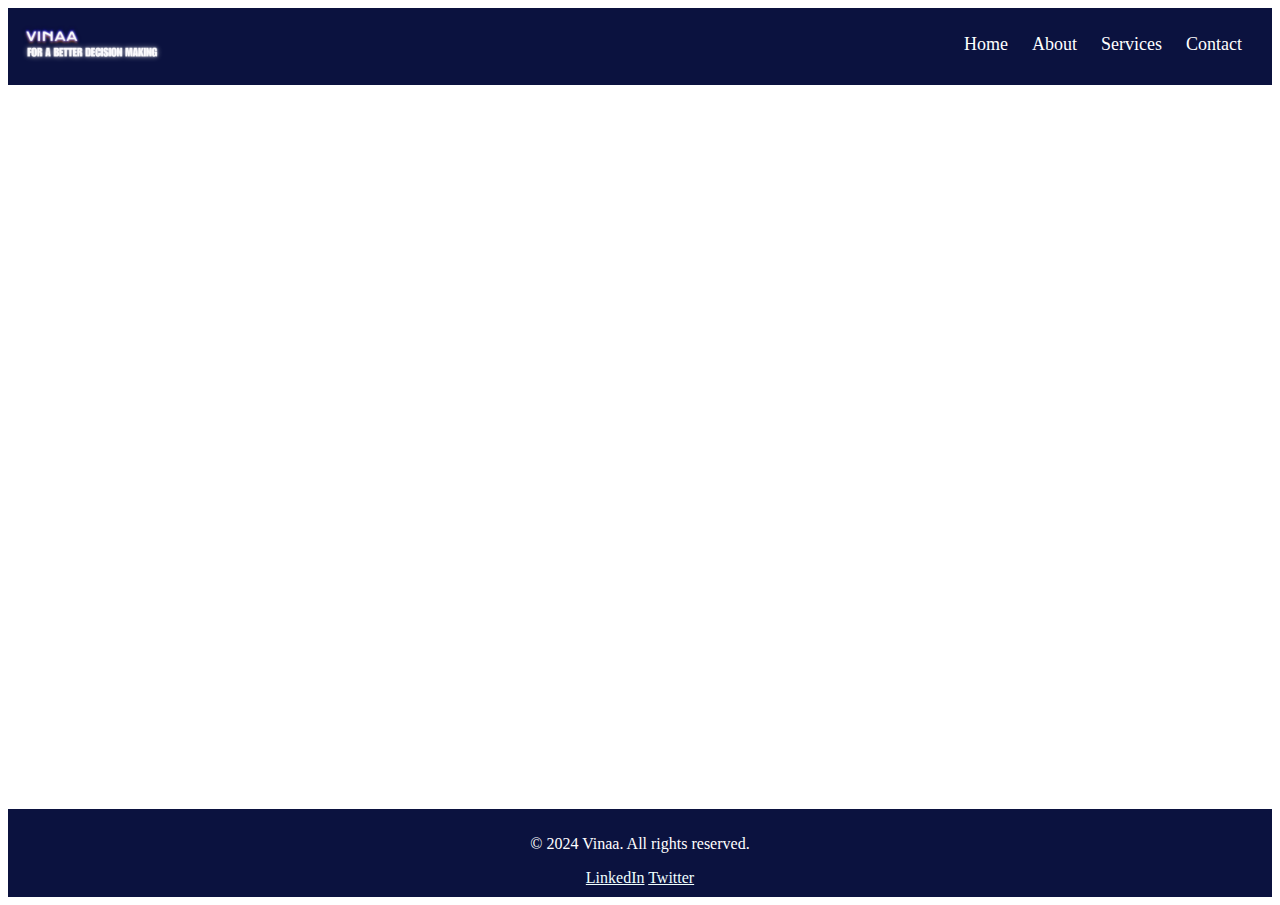
<file: about.html>
<!DOCTYPE html>
<html lang="en">
<head>
    <meta charset="UTF-8">
    <meta name="viewport" content="width=device-width, initial-scale=1.0">
    <link rel="stylesheet" href="./style.css">
    <title>Vinaa portal</title>
</head>
<body>
    <header>
        <img src="./asset/logo_vinaa_.png" alt="Vinaa Logo" class="logo">
        <nav class="navbar">
            <ul>
                <li><a href="./index.html">Home</a></li>
                <li><a href="./about.html">About</a></li>
                <li><a href="#services">Services</a></li>
                <li><a href="#contact">Contact</a></li>
            </ul>
        </nav>
    </header>

    <div class="">
        <iframe src="https://www.arcgis.com/apps/instant/interactivelegend/index.html?appid=def2671c18f74402983f6ba9cf992fd1" style="width: 100%; height: 80vh; border: none;">iFrames are not supported on this page.</iframe>
    </div>

</body>

<footer>
    <p>&copy; 2024 Vinaa. All rights reserved.</p>
    <div class="social">
        <a href="#">LinkedIn</a>
        <a href="#">Twitter</a>
    </div>
</footer>
</html>
</file>
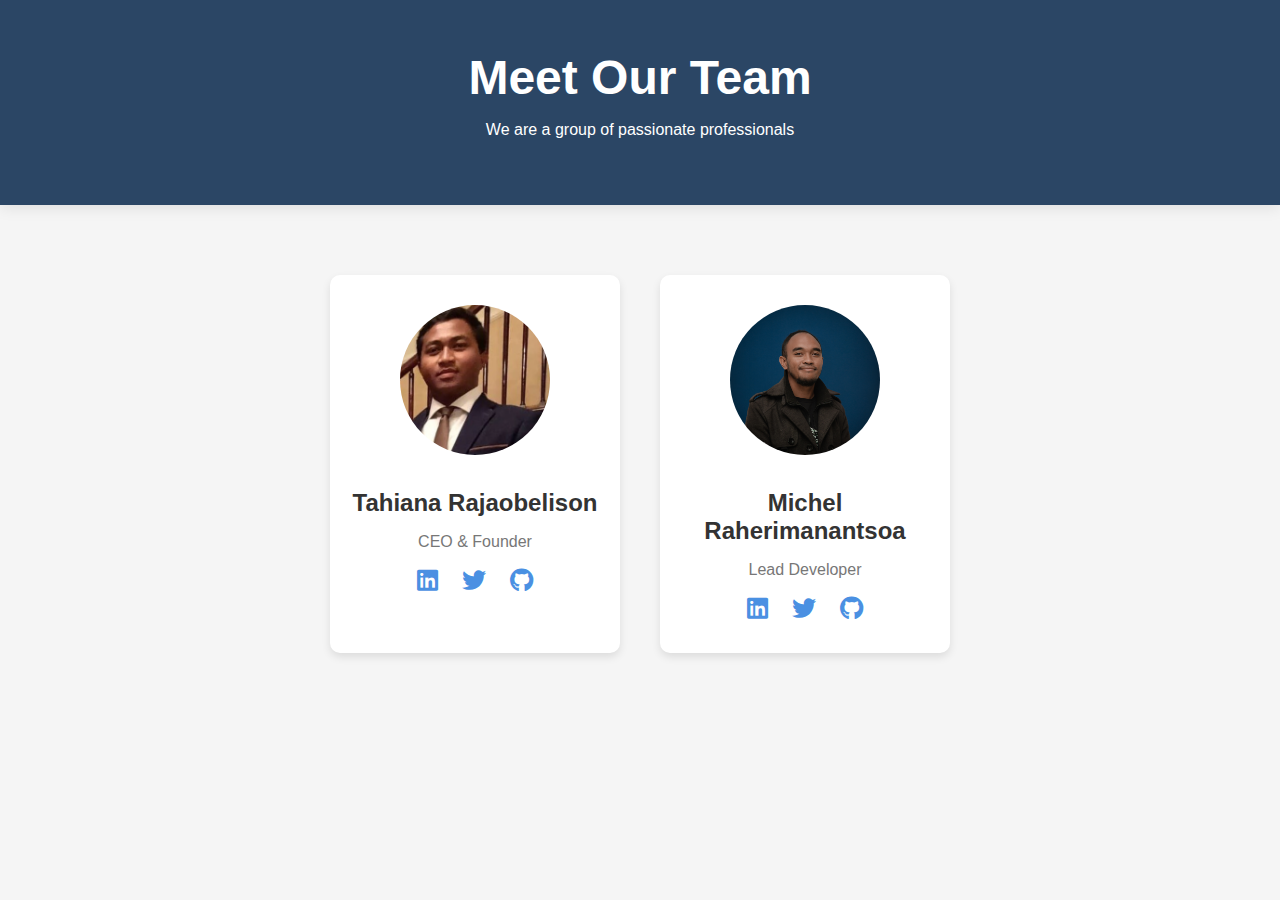
<file: team_members.html>
<!DOCTYPE html>
<html lang="en">
<head>
    <meta charset="UTF-8">
    <meta name="viewport" content="width=device-width, initial-scale=1.0">
    <link href="https://cdnjs.cloudflare.com/ajax/libs/font-awesome/5.15.3/css/all.min.css" rel="stylesheet">
    <title>Our Team</title>
    <style>
        body {
            font-family: 'Arial', sans-serif;
            margin: 0;
            padding: 0;
            background-color: #f5f5f5;
        }

        .header {
            text-align: center;
            padding: 50px;
            background-color: #2b4665;
            color: white;
            box-shadow: 0px 2px 15px rgba(0, 0, 0, 0.1);
        }

        .header h1 {
            font-size: 3em;
            margin: 0;
        }

        .team-section {
            display: flex;
            flex-wrap: wrap;
            justify-content: center;
            padding: 50px 20px;
            background-color: radial-gradient(circle, #273865, #f8f8f3); /* #fff;*/
        }

        .team-member {
            background-color: white;
            border-radius: 10px;
            box-shadow: 0 4px 8px rgba(0, 0, 0, 0.1);
            margin: 20px;
            width: 250px;
            text-align: center;
            padding: 30px 20px;
            transition: transform 0.3s, box-shadow 0.3s;
        }

        .team-member:hover {
            transform: translateY(-10px);
            box-shadow: 0 10px 20px rgba(0, 0, 0, 0.2);
        }

        .team-member img {
            border-radius: 50%;
            width: 150px;
            height: 150px;
            object-fit: cover;
            margin-bottom: 20px;
        }

        .team-member h3 {
            margin: 10px 0;
            font-size: 1.5em;
            color: #333;
        }

        .team-member p {
            color: #777;
            font-size: 1em;
        }

        .team-member .social-icons {
            margin-top: 15px;
        }

        .social-icons a {
            text-decoration: none;
            color: #4A90E2;
            margin: 0 10px;
            font-size: 1.5em;
        }

        /* Responsive layout */
        @media (max-width: 768px) {
            .team-member {
                width: 90%;
            }
        }
    </style>
</head>
<body>

    <!-- Header Section -->
    <div class="header">
        <h1>Meet Our Team</h1>
        <p>We are a group of passionate professionals</p>
    </div>

    <!-- Team Section -->
    <div class="team-section">

        <!-- Team Member 1 -->
        <div class="team-member">
            <img src="./asset/Tahina.png" alt="Team Member 1">
            <h3>Tahiana Rajaobelison</h3>
            <p>CEO & Founder</p>
            <div class="social-icons">
                <a href="https://www.linkedin.com/in/tahina-rajaobelison-a3803a242/?originalSubdomain=mg"><i class="fab fa-linkedin"></i></a>
                <a href="#"><i class="fab fa-twitter"></i></a>
                <a href="#"><i class="fab fa-github"></i></a>
            </div>
        </div>

        <!-- Team Member 2 -->
        <div class="team-member">
            <img src="./asset/DSC_8109.jpg" alt="Team Member 2">
            <h3>Michel Raherimanantsoa</h3>
            <p>Lead Developer</p>
            <div class="social-icons">
                <a href="https://www.linkedin.com/in/michel-raherimanantsoa-2bab19a9/"><i class="fab fa-linkedin"></i></a>
                <a href="#"><i class="fab fa-twitter"></i></a>
                <a href="#"><i class="fab fa-github"></i></a>
            </div>
        </div>

        <!-- Team Member 3 
        <div class="team-member">
            <img src="https://via.placeholder.com/150" alt="Team Member 3">
            <h3>Emily Johnson</h3>
            <p>UI/UX Designer</p>
            <div class="social-icons">
                <a href="#"><i class="fab fa-linkedin"></i></a>
                <a href="#"><i class="fab fa-twitter"></i></a>
                <a href="#"><i class="fab fa-dribbble"></i></a>
            </div>
        </div>
        -->

    </div>

</body>
</html>
</file>
<file: style.css>
.logo {
    height: auto;
    width: 13%;
    display: inline;
    max-width: 100%;
  }

header {
display: flex;
justify-content: space-between;
align-items: left;
padding: 10px;
/*background-color: rgba(43, 75, 112, 0.849);*/
background-color: #0b123f;
 }

 nav ul {
    list-style: none;
    padding: 0;
}

nav ul li {
    display: inline;
    margin-right: 20px;
}

nav ul li a {
    color: white;
    text-decoration: none;
    font-size: 18px;
}

/* Title */
.title {
    font-size: 20px;
    color: #333;
    text-align: left;
    margin-bottom: 20px;
    letter-spacing: 1.2px;
}

footer {
    background: #0b123f;
    color: white;
    text-align: center;
    padding: 10px 0;
    position: flex;
    bottom: 0;
    width: 100%;
}
.social a{
    color: azure;
}
@media (min-width: 1024px) {
    .logo {
        max-width: 800px; /* Set a maximum width for larger screens */
    }
}

.hero {
    background-image: url('https://via.placeholder.com/1200x500');
    background-size: cover;
    background-position: center;
    color: white;
    height: 80%;
    display: flex;
    flex-direction: column;
    align-items: center;
    justify-content: center;
    text-align: center;
    max-width: 100%;
}
</file>
